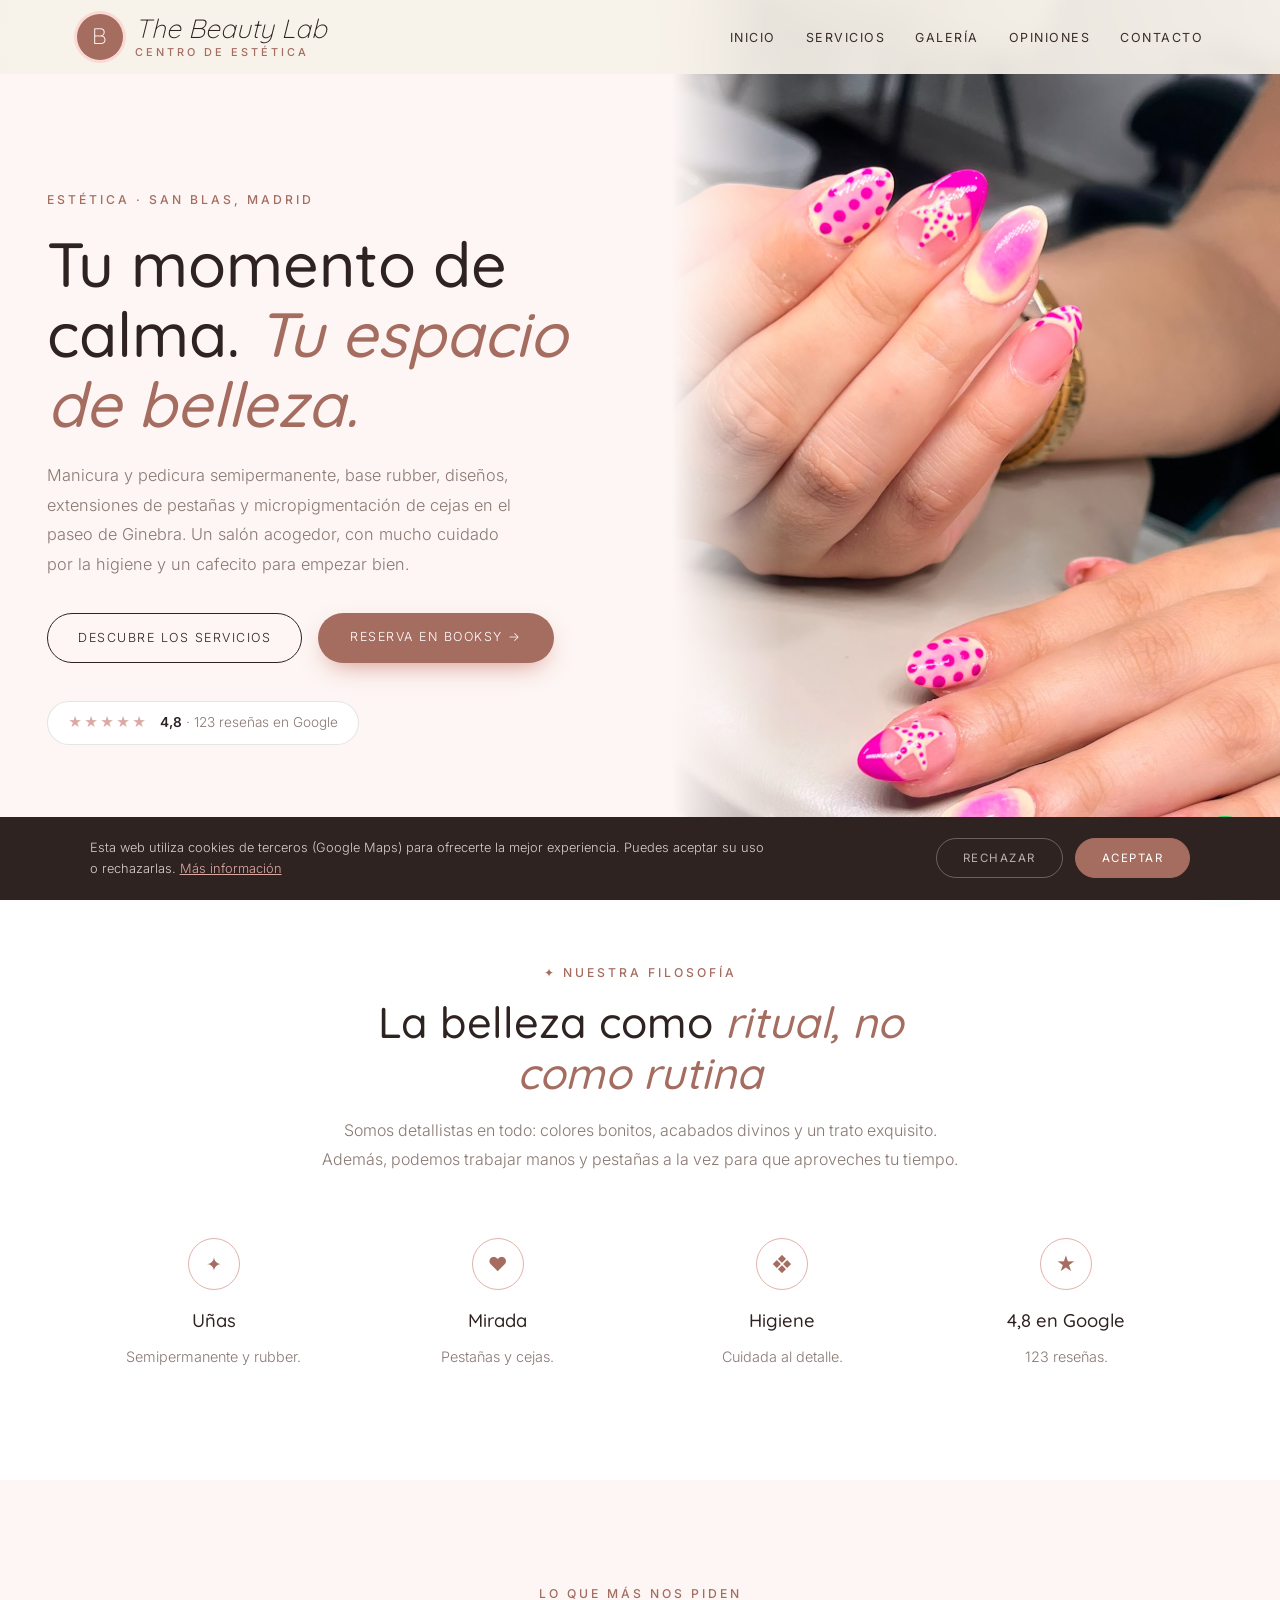
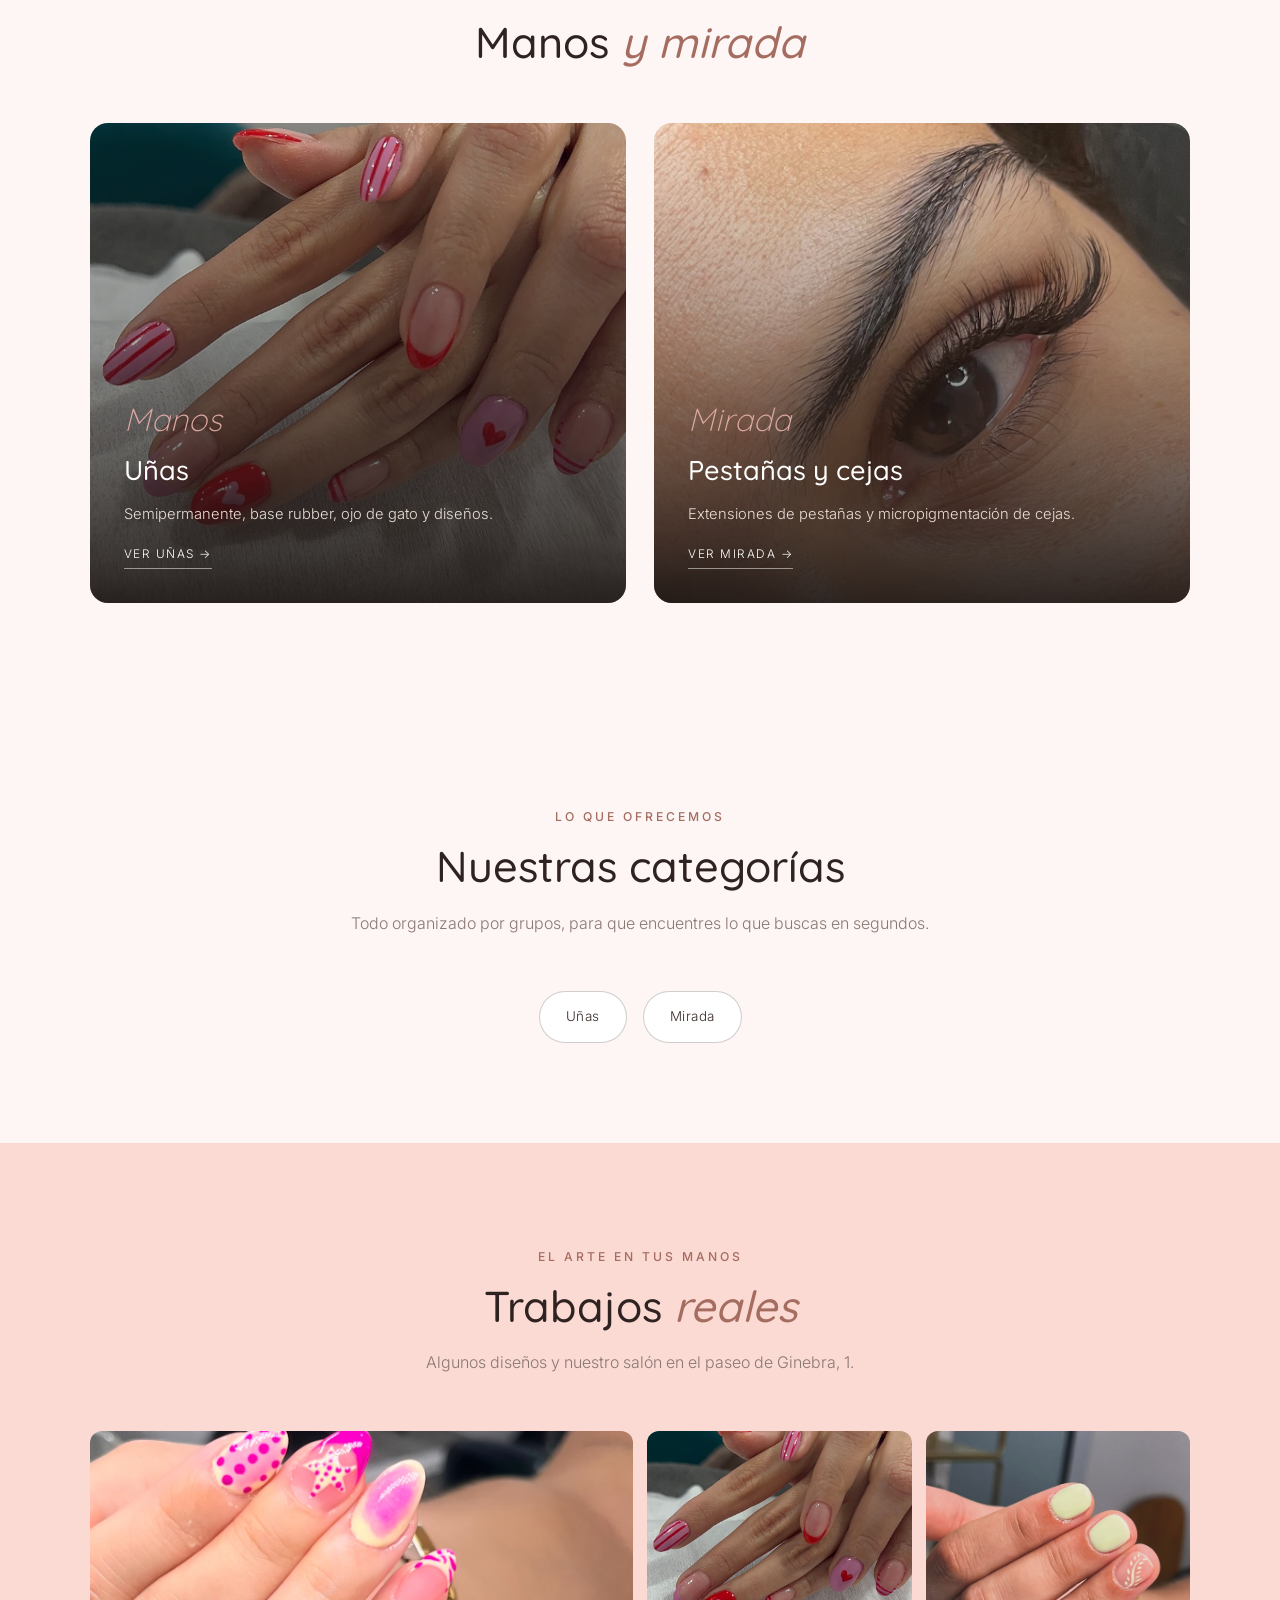
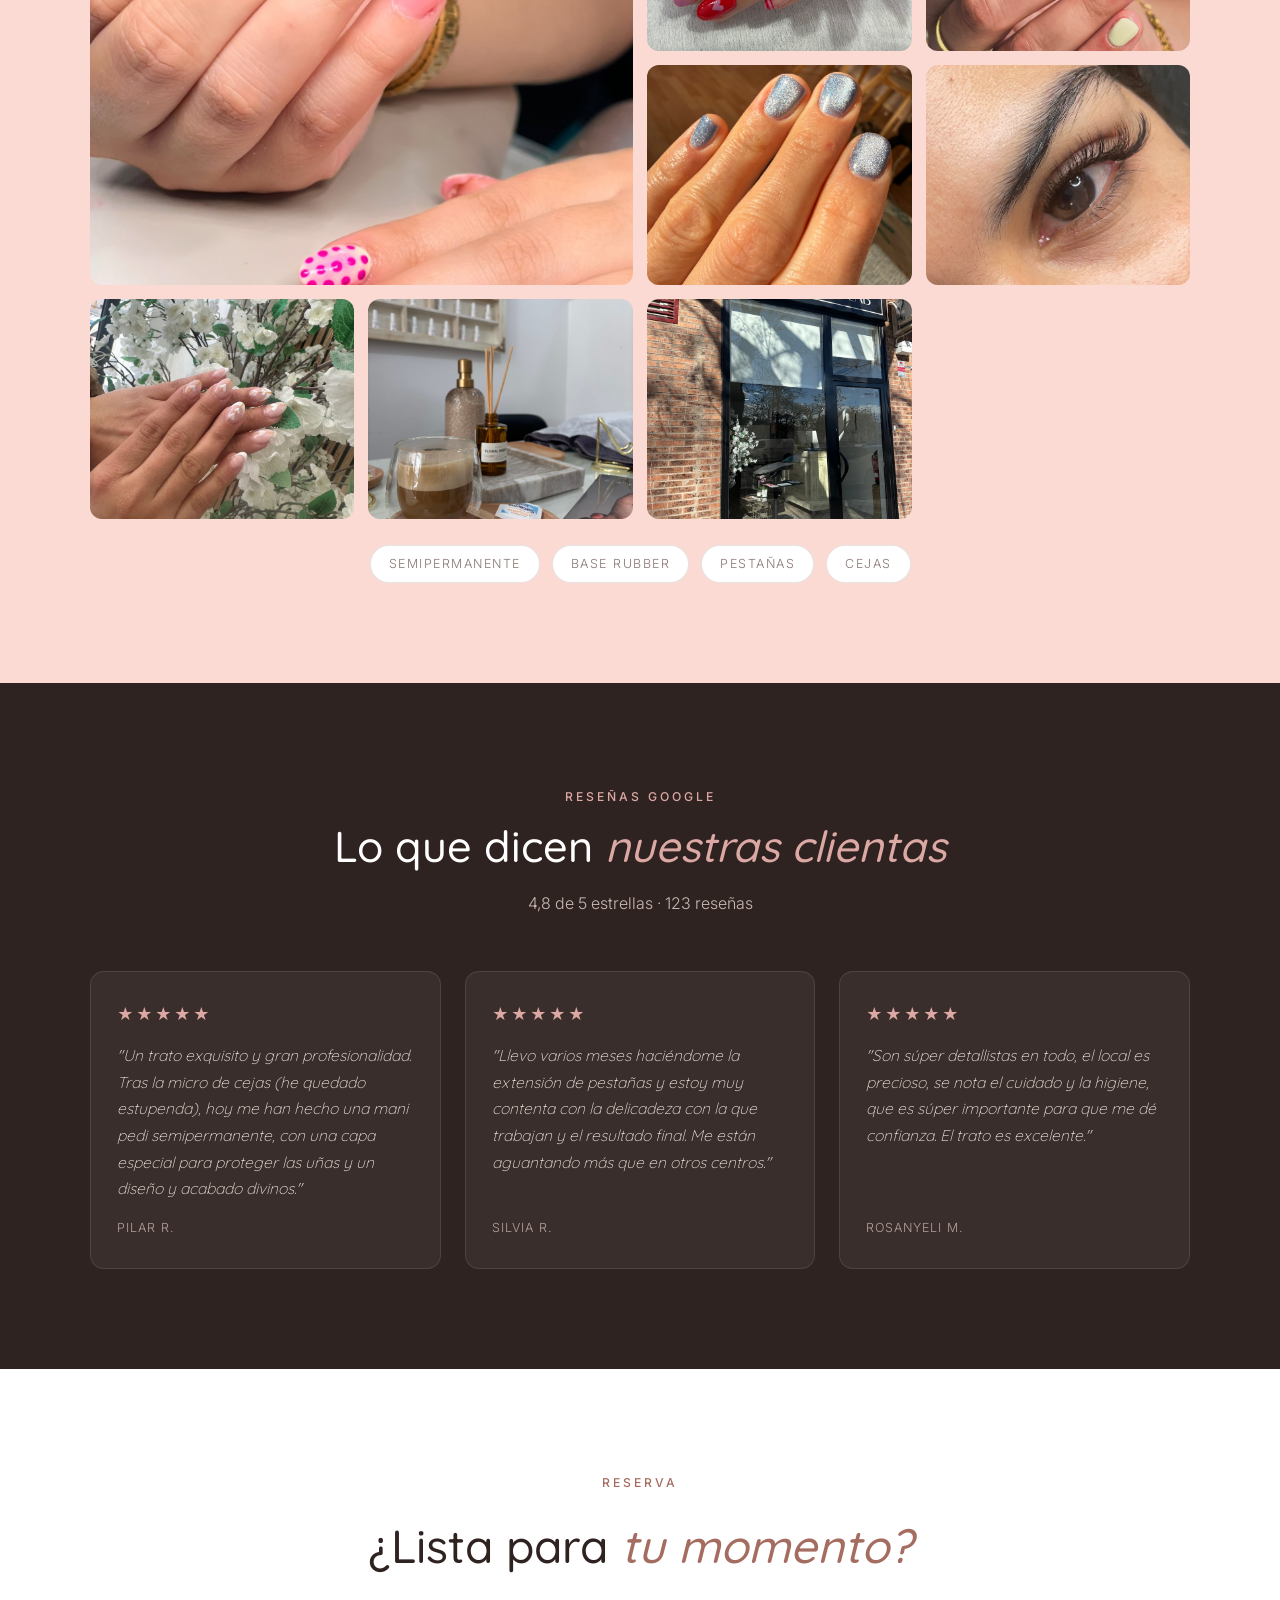
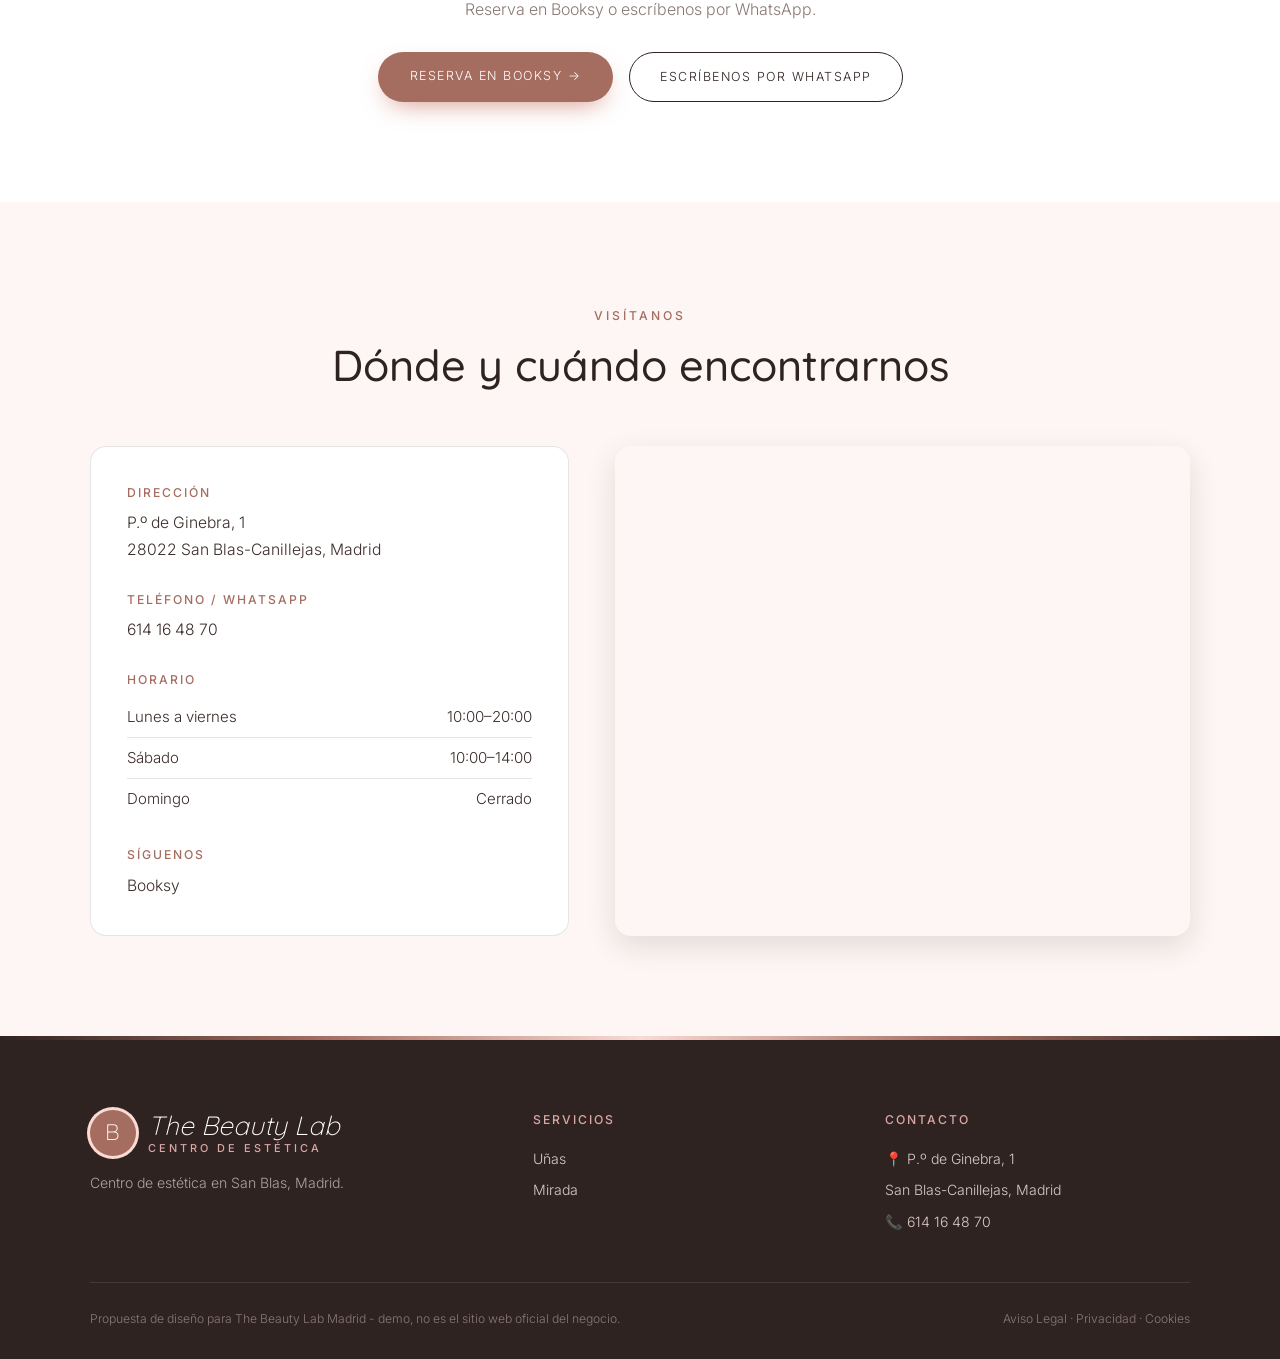
<file: index.html>
<!DOCTYPE html>
<html lang="es">
<head>
<meta charset="UTF-8">
<meta name="viewport" content="width=device-width, initial-scale=1.0">
<title>The Beauty Lab Madrid — Manicura, pestañas y cejas en San Blas, Madrid</title>
<meta name="description" content="The Beauty Lab Madrid, centro de estética en P.º de Ginebra 1, San Blas-Canillejas. Manicura y pedicura semipermanente, base rubber, ojo de gato, diseños, extensiones de pestañas y micropigmentación de cejas. 4,8★ con 123 reseñas en Google.">
<meta name="theme-color" content="#2f2321">
<meta property="og:title" content="The Beauty Lab Madrid · Madrid">
<meta property="og:image" content="maps_03.jpg">

<link rel="preconnect" href="https://fonts.googleapis.com"><link rel="preconnect" href="https://fonts.gstatic.com" crossorigin><link href="https://fonts.googleapis.com/css2?family=Quicksand:wght@500;600&family=Inter:wght@300;400;500;600&display=swap" rel="stylesheet">
<link rel="stylesheet" href="styles.css">
</head>
<body>

<header id="header">
  <a href="index.html" class="logo" aria-label="The Beauty Lab Madrid, inicio"><span class="logo-mark">B</span><span class="logo-text"><span class="script">The Beauty Lab</span><small>centro de estética</small></span></a>
  <nav id="nav" aria-label="Navegación principal"><ul><li><a href="index.html#inicio">Inicio</a></li><li><a href="servicios.html">Servicios</a></li><li><a href="index.html#galeria">Galería</a></li><li><a href="index.html#opiniones">Opiniones</a></li><li><a href="index.html#contacto">Contacto</a></li></ul></nav><button class="nav-toggle" id="navToggle" aria-label="Abrir menú">☰</button>
</header>

<section class="hero" id="inicio">
  <div class="hero-text">
    <span class="eyebrow">Estética · San Blas, Madrid</span>
    <h1>Tu momento de calma. <em>Tu espacio de belleza.</em></h1>
    <p>Manicura y pedicura semipermanente, base rubber, diseños, extensiones de pestañas y micropigmentación de cejas en el paseo de Ginebra. Un salón acogedor, con mucho cuidado por la higiene y un cafecito para empezar bien.</p>
    <div class="hero-ctas">
      <a href="servicios.html" class="btn-outline">Descubre los servicios</a>
      <a href="https://thebeautylabbyjp.booksy.com/a/" class="btn-solid" target="_blank" rel="noopener">Reserva en Booksy →</a>
    </div>
    <a class="hero-rating" href="https://www.google.com/maps/search/?api=1&query=The+Beauty+Lab+Madrid,+Paseo+de+Ginebra+1,+Madrid" target="_blank" rel="noopener"><span class="stars">★★★★★</span><span><strong>4,8</strong> · 123 reseñas en Google</span></a>
  </div>
  <div class="hero-img"><img src="maps_03.jpg" alt="Manicura con diseño en The Beauty Lab Madrid" style="object-position:center 50%;"></div>
</section>

<section class="trust">
  <div class="section-head">
    <span class="eyebrow">✦ Nuestra filosofía</span>
    <h2>La belleza como <em>ritual, no como rutina</em></h2>
    <p>Somos detallistas en todo: colores bonitos, acabados divinos y un trato exquisito. Además, podemos trabajar manos y pestañas a la vez para que aproveches tu tiempo.</p>
  </div>
  <div class="trust-grid">
    <div class="trust-card"><span class="trust-ic">✦</span><h3>Uñas</h3><p>Semipermanente y rubber.</p></div>
    <div class="trust-card"><span class="trust-ic">♥</span><h3>Mirada</h3><p>Pestañas y cejas.</p></div>
    <div class="trust-card"><span class="trust-ic">❖</span><h3>Higiene</h3><p>Cuidada al detalle.</p></div>
    <div class="trust-card"><span class="trust-ic">★</span><h3>4,8 en Google</h3><p>123 reseñas.</p></div>
  </div>
</section>

<section class="worlds">
  <div class="section-head">
    <span class="eyebrow">Lo que más nos piden</span>
    <h2>Manos <em>y mirada</em></h2>
  </div>
  <div class="worlds-grid">
    <a href="servicios.html#unas" class="world-card"><img src="maps_02.jpg" alt="Uñas"><div class="world-text"><span class="script">Manos</span><h3>Uñas</h3><p>Semipermanente, base rubber, ojo de gato y diseños.</p><span class="world-link">Ver uñas →</span></div></a>
    <a href="servicios.html#mirada" class="world-card"><img src="maps_01.jpg" alt="Pestañas y cejas"><div class="world-text"><span class="script">Mirada</span><h3>Pestañas y cejas</h3><p>Extensiones de pestañas y micropigmentación de cejas.</p><span class="world-link">Ver mirada →</span></div></a>
  </div>
</section>

<section>
  <div class="section-head">
    <span class="eyebrow">Lo que ofrecemos</span>
    <h2>Nuestras categorías</h2>
    <p>Todo organizado por grupos, para que encuentres lo que buscas en segundos.</p>
  </div>
  <div class="cat-pills">
    <a href="servicios.html#unas" class="cat-pill">Uñas</a>
    <a href="servicios.html#mirada" class="cat-pill">Mirada</a>
  </div>
</section>

<section class="gallery-wrap" id="galeria">
  <div class="section-head">
    <span class="eyebrow">El arte en tus manos</span>
    <h2>Trabajos <em>reales</em></h2>
    <p>Algunos diseños y nuestro salón en el paseo de Ginebra, 1.</p>
  </div>
  <div class="gallery">
    <figure class="big"><img src="maps_03.jpg" alt="Diseño de uñas en rosa" loading="lazy"></figure>
    <figure><img src="maps_02.jpg" alt="Manicura con corazones" loading="lazy"></figure>
    <figure><img src="maps_04.jpg" alt="Manicura en verde pastel" loading="lazy"></figure>
    <figure><img src="maps_05.jpg" alt="Uñas efecto ojo de gato" loading="lazy"></figure>
    <figure><img src="maps_01.jpg" alt="Extensiones de pestañas" loading="lazy"></figure>
    <figure><img src="maps_08.jpg" alt="Manicura natural" loading="lazy"></figure>
    <figure><img src="maps_10.jpg" alt="Un café mientras te atendemos" loading="lazy"></figure>
    <figure><img src="maps_07.jpg" alt="Fachada de The Beauty Lab" loading="lazy"></figure>
  </div>
  <div class="brands"><span>Semipermanente</span><span>Base rubber</span><span>Pestañas</span><span>Cejas</span></div>
</section>

<section class="reviews-wrap" id="opiniones">
  <div class="section-head">
    <span class="eyebrow">Reseñas Google</span>
    <h2>Lo que dicen <em>nuestras clientas</em></h2>
    <p>4,8 de 5 estrellas · 123 reseñas</p>
  </div>
  <div class="review-grid">
    <div class="review-card"><div class="stars">★★★★★</div><p>"Un trato exquisito y gran profesionalidad. Tras la micro de cejas (he quedado estupenda), hoy me han hecho una mani pedi semipermanente, con una capa especial para proteger las uñas y un diseño y acabado divinos."</p><cite>Pilar R.</cite></div>
    <div class="review-card"><div class="stars">★★★★★</div><p>"Llevo varios meses haciéndome la extensión de pestañas y estoy muy contenta con la delicadeza con la que trabajan y el resultado final. Me están aguantando más que en otros centros."</p><cite>Silvia R.</cite></div>
    <div class="review-card"><div class="stars">★★★★★</div><p>"Son súper detallistas en todo, el local es precioso, se nota el cuidado y la higiene, que es súper importante para que me dé confianza. El trato es excelente."</p><cite>Rosanyeli M.</cite></div>
  </div>
</section>

<section class="cta-section">
  <span class="eyebrow">Reserva</span>
  <h2>¿Lista para <em>tu momento?</em></h2>
  <p>Reserva en Booksy o escríbenos por WhatsApp.</p>
  <div class="cta-row">
    <a href="https://thebeautylabbyjp.booksy.com/a/" class="btn-solid" target="_blank" rel="noopener">Reserva en Booksy →</a>
    <a href="https://wa.me/34614164870?text=Hola%2C%20quiero%20pedir%20cita%20en%20The%20Beauty%20Lab" class="btn-outline" target="_blank" rel="noopener">Escríbenos por WhatsApp</a>
  </div>
</section>

<section class="contact-section" id="contacto">
  <div class="section-head">
    <span class="eyebrow">Visítanos</span>
    <h2>Dónde y cuándo encontrarnos</h2>
  </div>
  <div class="contact-grid">
    <div class="contact-info">
      <div class="contact-block"><h3>Dirección</h3><p>P.º de Ginebra, 1<br>28022 San Blas-Canillejas, Madrid</p></div>
      <div class="contact-block"><h3>Teléfono / WhatsApp</h3><p><a href="tel:+34614164870">614 16 48 70</a></p></div>
      <div class="contact-block"><h3>Horario</h3><ul class="hours-list"><li><span>Lunes a viernes</span><span>10:00–20:00</span></li><li><span>Sábado</span><span>10:00–14:00</span></li><li><span>Domingo</span><span>Cerrado</span></li></ul></div>
      <div class="contact-block"><h3>Síguenos</h3><p><a href="https://thebeautylabbyjp.booksy.com/a/" target="_blank" rel="noopener">Booksy</a></p></div>
    </div>
    <div class="contact-map">
      <iframe title="Mapa de The Beauty Lab Madrid" src="https://www.google.com/maps?q=The+Beauty+Lab+Madrid,+Paseo+de+Ginebra+1,+Madrid&output=embed" width="100%" height="100%" style="border:0;" allowfullscreen="" loading="lazy" referrerpolicy="no-referrer-when-downgrade"></iframe>
    </div>
  </div>
</section>

<footer>
  <div class="footer-grid">
    <div class="footer-brand">
      <a href="index.html" class="logo light"><span class="logo-mark">B</span><span class="logo-text"><span class="script">The Beauty Lab</span><small>centro de estética</small></span></a>
      <p>Centro de estética en San Blas, Madrid.</p>
    </div>
    <div><h4>Servicios</h4><ul><li><a href="servicios.html#unas">Uñas</a></li><li><a href="servicios.html#mirada">Mirada</a></li></ul></div>
    <div><h4>Contacto</h4><ul><li>📍 P.º de Ginebra, 1</li><li>San Blas-Canillejas, Madrid</li><li>📞 <a href="tel:+34614164870">614 16 48 70</a></li></ul></div>
  </div>
  <div class="footer-bottom">
    <span>Propuesta de diseño para The Beauty Lab Madrid - demo, no es el sitio web oficial del negocio.</span>
    <span><a href="aviso-legal.html">Aviso Legal</a> &middot; <a href="politica-privacidad.html">Privacidad</a> &middot; <a href="politica-cookies.html">Cookies</a></span>
  </div>
</footer>

<div id="cookie-banner" class="cookie-banner"><p>Esta web utiliza cookies de terceros (Google Maps) para ofrecerte la mejor experiencia. Puedes aceptar su uso o rechazarlas. <a href="politica-cookies.html">Más información</a></p><div class="cookie-actions"><button onclick="setCookieChoice('rejected')" class="ck-reject">Rechazar</button><button onclick="setCookieChoice('accepted')" class="ck-accept">Aceptar</button></div></div>
<div class="social-fabs"><a class="wa-fab" href="https://wa.me/34614164870?text=Hola%2C%20quiero%20pedir%20cita%20en%20The%20Beauty%20Lab" target="_blank" rel="noopener" aria-label="Escribir por WhatsApp"><svg width="28" height="28" viewBox="0 0 24 24" fill="white"><path d="M17.5 14.4c-.3-.1-1.8-.9-2-1s-.5-.1-.7.1-.8 1-.9 1.2-.3.2-.6.1a8.2 8.2 0 0 1-2.4-1.5 9 9 0 0 1-1.7-2.1c-.2-.3 0-.5.1-.6l.4-.5.3-.5v-.5l-.9-2.2c-.2-.6-.5-.5-.7-.5h-.6a1.1 1.1 0 0 0-.8.4 3.4 3.4 0 0 0-1 2.5 5.9 5.9 0 0 0 1.2 3.1 13.5 13.5 0 0 0 5.2 4.6c2.6 1 2.6.7 3.1.6a2.6 2.6 0 0 0 1.7-1.2 2.1 2.1 0 0 0 .2-1.2c-.1-.1-.3-.2-.6-.3ZM12 21.8a9.8 9.8 0 0 1-5-1.4l-.4-.2-3.7 1 1-3.6-.2-.4A9.8 9.8 0 1 1 12 21.8Zm8.4-18.3A11.8 11.8 0 0 0 1.8 17.7L.2 23.8l6.3-1.6a11.8 11.8 0 0 0 5.6 1.4A11.8 11.8 0 0 0 20.4 3.5Z"/></svg></a></div>
<script src="main.js"></script>
</body>
</html>
</file>
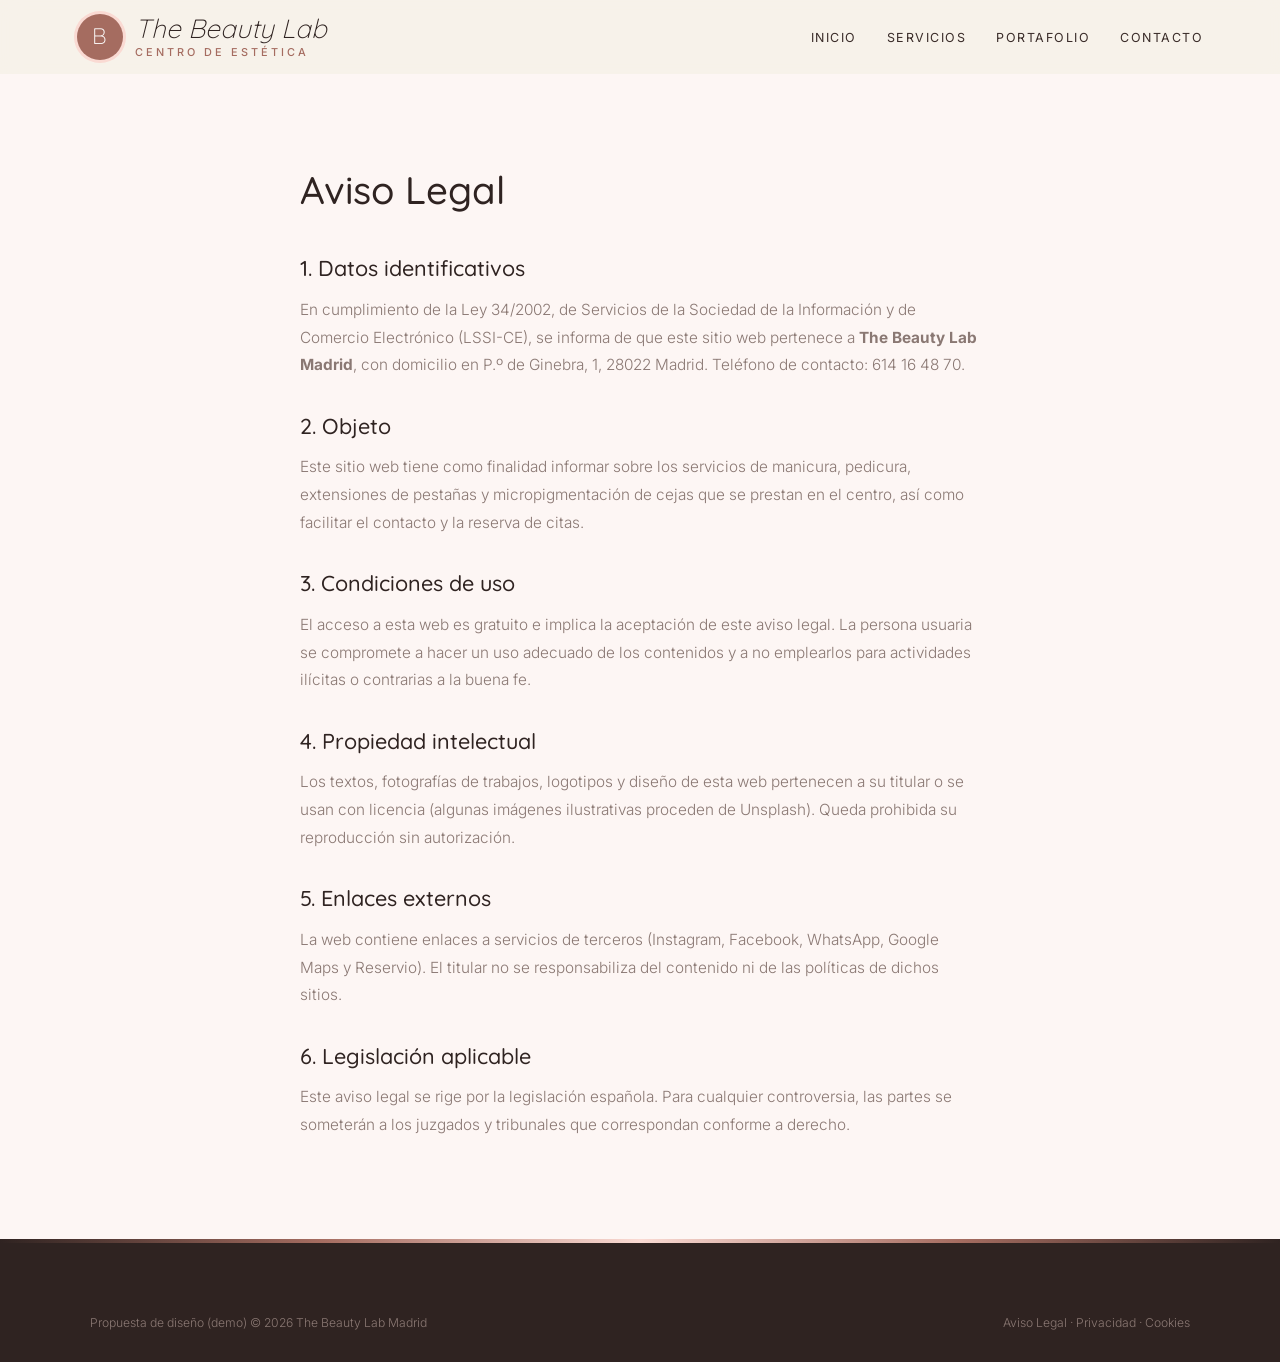
<file: aviso-legal.html>
<!DOCTYPE html>
<html lang="es">
<head>
<meta charset="UTF-8">
<meta name="viewport" content="width=device-width, initial-scale=1.0">
<title>Aviso Legal — The Beauty Lab Madrid</title>
<meta name="robots" content="noindex">

<link rel="preconnect" href="https://fonts.googleapis.com">
<link href="https://fonts.googleapis.com/css2?family=Quicksand:wght@500;600&family=Inter:wght@300;400;500;600&display=swap" rel="stylesheet">
<link rel="stylesheet" href="styles.css">
</head>
<body>
<header id="header" class="scrolled">
  <a href="index.html" class="logo" aria-label="The Beauty Lab Madrid, inicio">
    <span class="logo-mark">B</span>
    <span class="logo-text"><span class="script">The Beauty Lab</span><small>centro de estética</small></span>
  </a>
  <nav id="nav" aria-label="Navegación principal">
    <ul>
      <li><a href="index.html#inicio">Inicio</a></li>
      <li><a href="servicios.html">Servicios</a></li>
      <li><a href="portafolio.html">Portafolio</a></li>
      <li><a href="index.html#contacto">Contacto</a></li>
    </ul>
  </nav>
  <button class="nav-toggle" id="navToggle" aria-label="Abrir menú">☰</button>
</header>
<main class="legal"><h1>Aviso Legal</h1>
<h2>1. Datos identificativos</h2>
<p>En cumplimiento de la Ley 34/2002, de Servicios de la Sociedad de la Información y de Comercio Electrónico (LSSI-CE), se informa de que este sitio web pertenece a <strong>The Beauty Lab Madrid</strong>, con domicilio en P.º de Ginebra, 1, 28022 Madrid. Teléfono de contacto: 614 16 48 70.</p>
<h2>2. Objeto</h2>
<p>Este sitio web tiene como finalidad informar sobre los servicios de manicura, pedicura, extensiones de pestañas y micropigmentación de cejas que se prestan en el centro, así como facilitar el contacto y la reserva de citas.</p>
<h2>3. Condiciones de uso</h2>
<p>El acceso a esta web es gratuito e implica la aceptación de este aviso legal. La persona usuaria se compromete a hacer un uso adecuado de los contenidos y a no emplearlos para actividades ilícitas o contrarias a la buena fe.</p>
<h2>4. Propiedad intelectual</h2>
<p>Los textos, fotografías de trabajos, logotipos y diseño de esta web pertenecen a su titular o se usan con licencia (algunas imágenes ilustrativas proceden de Unsplash). Queda prohibida su reproducción sin autorización.</p>
<h2>5. Enlaces externos</h2>
<p>La web contiene enlaces a servicios de terceros (Instagram, Facebook, WhatsApp, Google Maps y Reservio). El titular no se responsabiliza del contenido ni de las políticas de dichos sitios.</p>
<h2>6. Legislación aplicable</h2>
<p>Este aviso legal se rige por la legislación española. Para cualquier controversia, las partes se someterán a los juzgados y tribunales que correspondan conforme a derecho.</p></main>
<footer>
  <div class="footer-bottom" style="margin-top:0">
    <span>Propuesta de diseño (demo) © 2026 The Beauty Lab Madrid</span>
    <span><a href="aviso-legal.html">Aviso Legal</a> &middot; <a href="politica-privacidad.html">Privacidad</a> &middot; <a href="politica-cookies.html">Cookies</a></span>
  </div>
</footer>
<script src="main.js"></script>
</body>
</html>
</file>
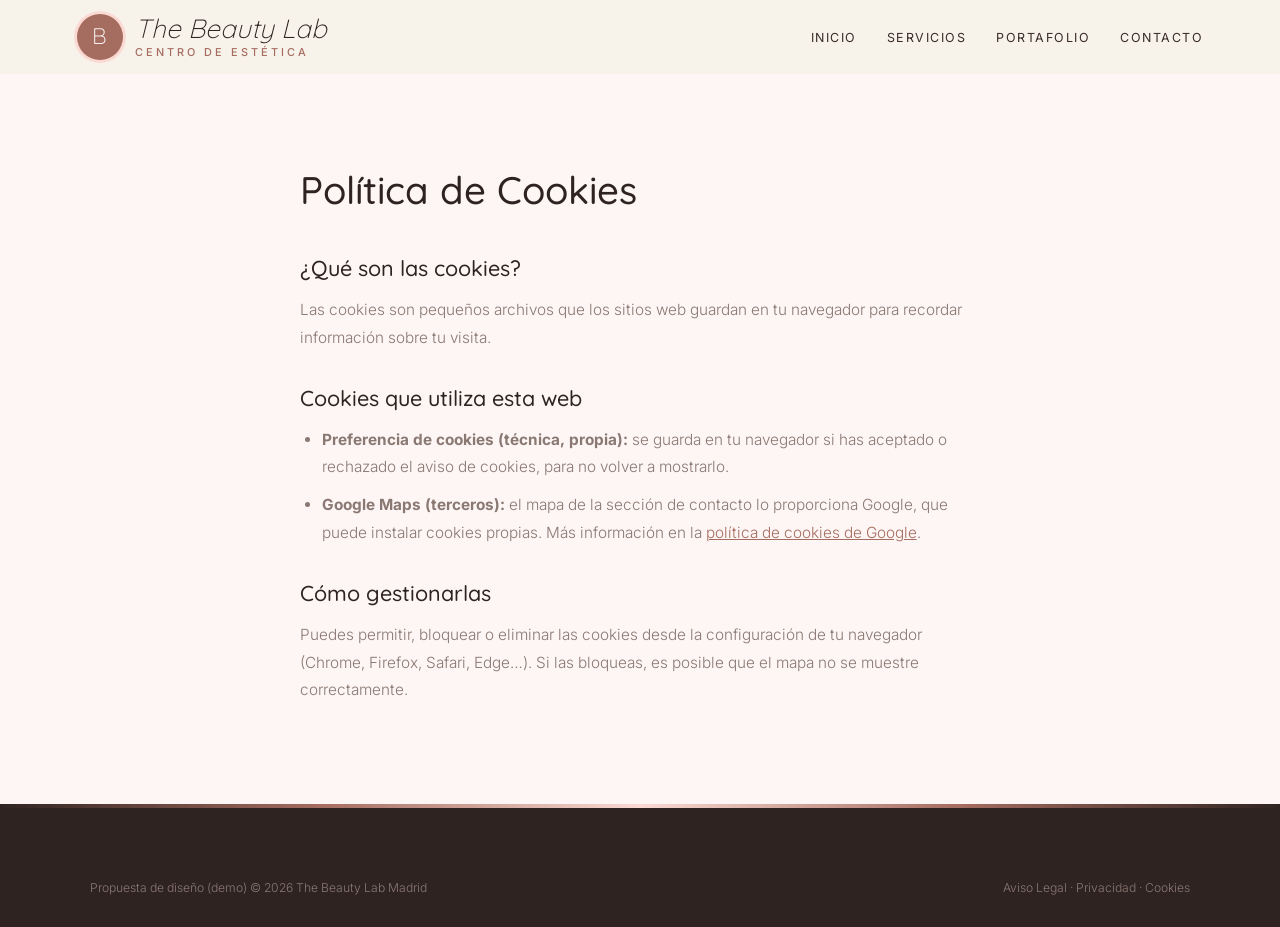
<file: politica-cookies.html>
<!DOCTYPE html>
<html lang="es">
<head>
<meta charset="UTF-8">
<meta name="viewport" content="width=device-width, initial-scale=1.0">
<title>Política de Cookies — The Beauty Lab Madrid</title>
<meta name="robots" content="noindex">

<link rel="preconnect" href="https://fonts.googleapis.com">
<link href="https://fonts.googleapis.com/css2?family=Quicksand:wght@500;600&family=Inter:wght@300;400;500;600&display=swap" rel="stylesheet">
<link rel="stylesheet" href="styles.css">
</head>
<body>
<header id="header" class="scrolled">
  <a href="index.html" class="logo" aria-label="The Beauty Lab Madrid, inicio">
    <span class="logo-mark">B</span>
    <span class="logo-text"><span class="script">The Beauty Lab</span><small>centro de estética</small></span>
  </a>
  <nav id="nav" aria-label="Navegación principal">
    <ul>
      <li><a href="index.html#inicio">Inicio</a></li>
      <li><a href="servicios.html">Servicios</a></li>
      <li><a href="portafolio.html">Portafolio</a></li>
      <li><a href="index.html#contacto">Contacto</a></li>
    </ul>
  </nav>
  <button class="nav-toggle" id="navToggle" aria-label="Abrir menú">☰</button>
</header>
<main class="legal"><h1>Política de Cookies</h1>
<h2>¿Qué son las cookies?</h2>
<p>Las cookies son pequeños archivos que los sitios web guardan en tu navegador para recordar información sobre tu visita.</p>
<h2>Cookies que utiliza esta web</h2>
<ul>
<li><strong>Preferencia de cookies (técnica, propia):</strong> se guarda en tu navegador si has aceptado o rechazado el aviso de cookies, para no volver a mostrarlo.</li>
<li><strong>Google Maps (terceros):</strong> el mapa de la sección de contacto lo proporciona Google, que puede instalar cookies propias. Más información en la <a href="https://policies.google.com/technologies/cookies" target="_blank" rel="noopener">política de cookies de Google</a>.</li>
</ul>
<h2>Cómo gestionarlas</h2>
<p>Puedes permitir, bloquear o eliminar las cookies desde la configuración de tu navegador (Chrome, Firefox, Safari, Edge…). Si las bloqueas, es posible que el mapa no se muestre correctamente.</p></main>
<footer>
  <div class="footer-bottom" style="margin-top:0">
    <span>Propuesta de diseño (demo) © 2026 The Beauty Lab Madrid</span>
    <span><a href="aviso-legal.html">Aviso Legal</a> &middot; <a href="politica-privacidad.html">Privacidad</a> &middot; <a href="politica-cookies.html">Cookies</a></span>
  </div>
</footer>
<script src="main.js"></script>
</body>
</html>
</file>
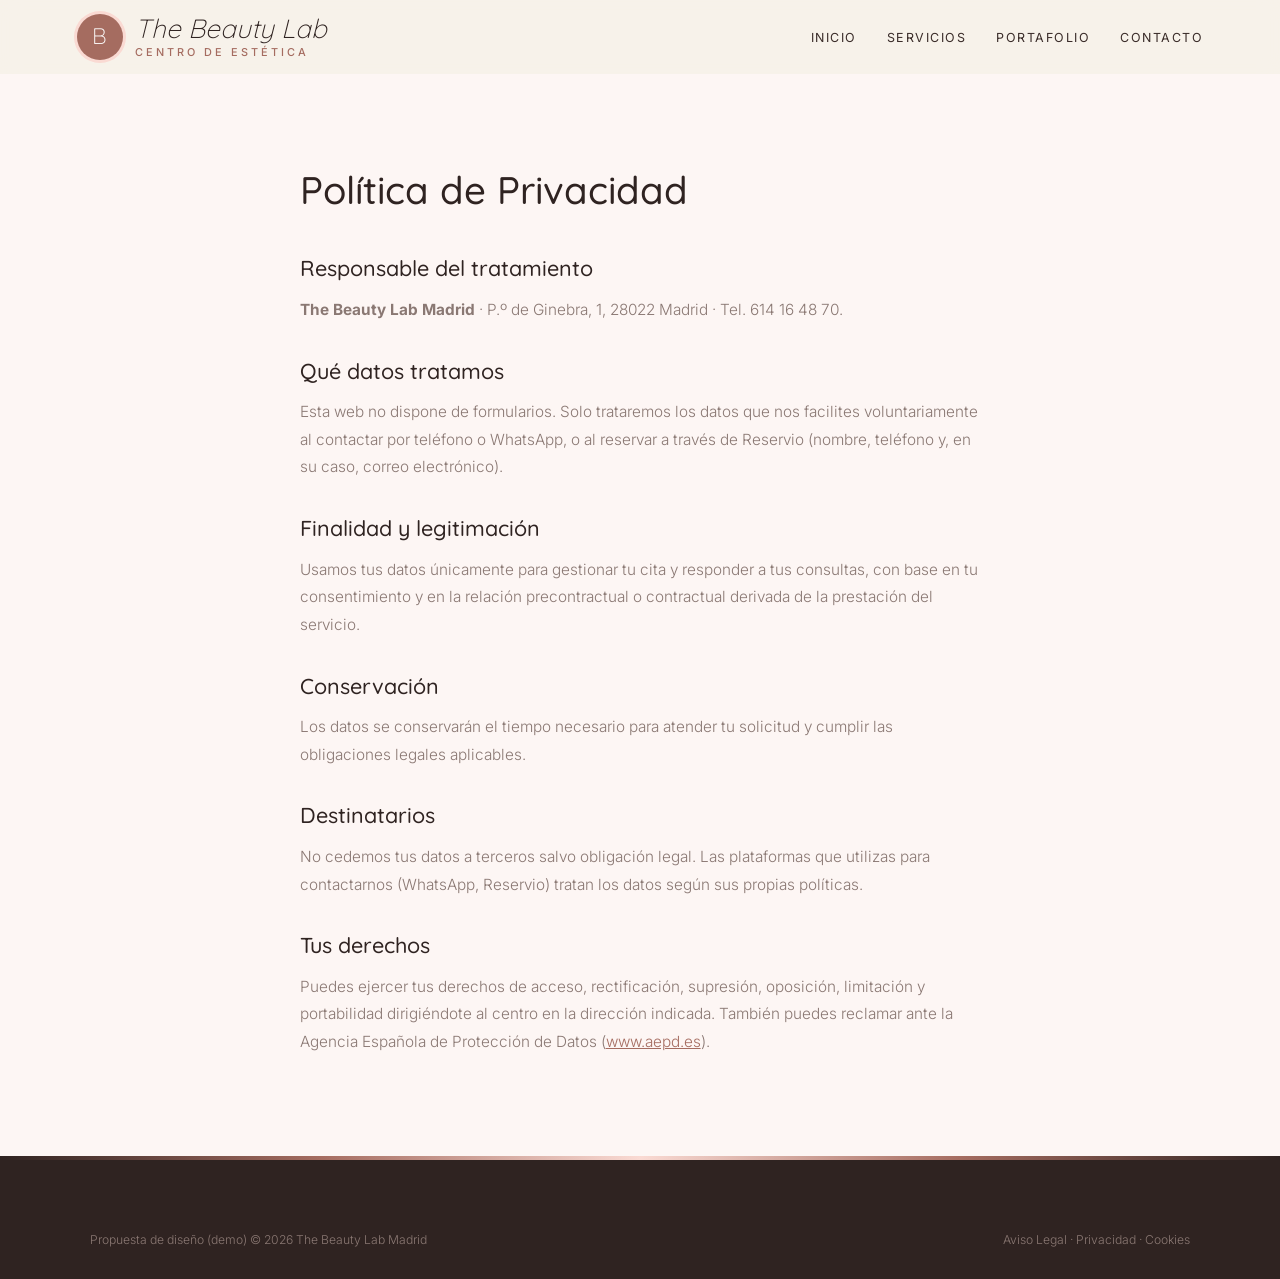
<file: politica-privacidad.html>
<!DOCTYPE html>
<html lang="es">
<head>
<meta charset="UTF-8">
<meta name="viewport" content="width=device-width, initial-scale=1.0">
<title>Política de Privacidad — The Beauty Lab Madrid</title>
<meta name="robots" content="noindex">

<link rel="preconnect" href="https://fonts.googleapis.com">
<link href="https://fonts.googleapis.com/css2?family=Quicksand:wght@500;600&family=Inter:wght@300;400;500;600&display=swap" rel="stylesheet">
<link rel="stylesheet" href="styles.css">
</head>
<body>
<header id="header" class="scrolled">
  <a href="index.html" class="logo" aria-label="The Beauty Lab Madrid, inicio">
    <span class="logo-mark">B</span>
    <span class="logo-text"><span class="script">The Beauty Lab</span><small>centro de estética</small></span>
  </a>
  <nav id="nav" aria-label="Navegación principal">
    <ul>
      <li><a href="index.html#inicio">Inicio</a></li>
      <li><a href="servicios.html">Servicios</a></li>
      <li><a href="portafolio.html">Portafolio</a></li>
      <li><a href="index.html#contacto">Contacto</a></li>
    </ul>
  </nav>
  <button class="nav-toggle" id="navToggle" aria-label="Abrir menú">☰</button>
</header>
<main class="legal"><h1>Política de Privacidad</h1>
<h2>Responsable del tratamiento</h2>
<p><strong>The Beauty Lab Madrid</strong> · P.º de Ginebra, 1, 28022 Madrid · Tel. 614 16 48 70.</p>
<h2>Qué datos tratamos</h2>
<p>Esta web no dispone de formularios. Solo trataremos los datos que nos facilites voluntariamente al contactar por teléfono o WhatsApp, o al reservar a través de Reservio (nombre, teléfono y, en su caso, correo electrónico).</p>
<h2>Finalidad y legitimación</h2>
<p>Usamos tus datos únicamente para gestionar tu cita y responder a tus consultas, con base en tu consentimiento y en la relación precontractual o contractual derivada de la prestación del servicio.</p>
<h2>Conservación</h2>
<p>Los datos se conservarán el tiempo necesario para atender tu solicitud y cumplir las obligaciones legales aplicables.</p>
<h2>Destinatarios</h2>
<p>No cedemos tus datos a terceros salvo obligación legal. Las plataformas que utilizas para contactarnos (WhatsApp, Reservio) tratan los datos según sus propias políticas.</p>
<h2>Tus derechos</h2>
<p>Puedes ejercer tus derechos de acceso, rectificación, supresión, oposición, limitación y portabilidad dirigiéndote al centro en la dirección indicada. También puedes reclamar ante la Agencia Española de Protección de Datos (<a href="https://www.aepd.es" target="_blank" rel="noopener">www.aepd.es</a>).</p></main>
<footer>
  <div class="footer-bottom" style="margin-top:0">
    <span>Propuesta de diseño (demo) © 2026 The Beauty Lab Madrid</span>
    <span><a href="aviso-legal.html">Aviso Legal</a> &middot; <a href="politica-privacidad.html">Privacidad</a> &middot; <a href="politica-cookies.html">Cookies</a></span>
  </div>
</footer>
<script src="main.js"></script>
</body>
</html>
</file>
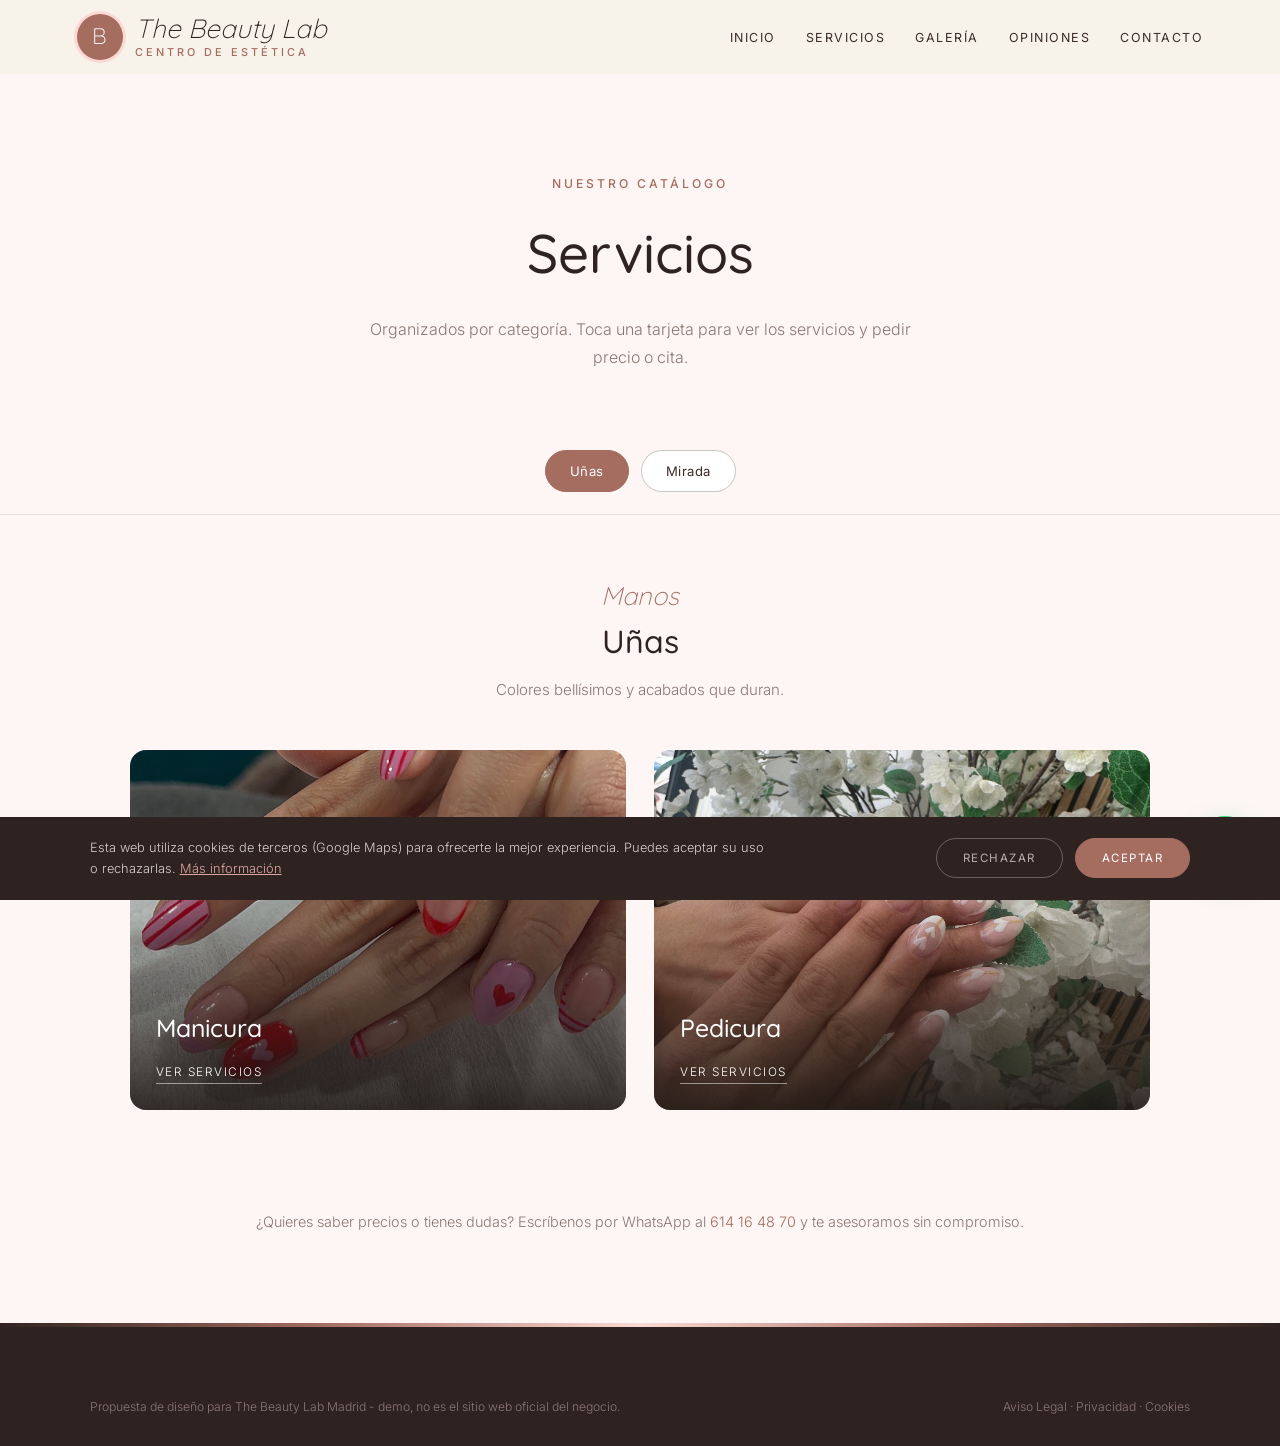
<file: servicios.html>
<!DOCTYPE html>
<html lang="es">
<head>
<meta charset="UTF-8">
<meta name="viewport" content="width=device-width, initial-scale=1.0">
<title>Servicios — The Beauty Lab Madrid · Madrid</title>
<meta name="description" content="Servicios de The Beauty Lab Madrid en Madrid.">

<link rel="preconnect" href="https://fonts.googleapis.com"><link rel="preconnect" href="https://fonts.gstatic.com" crossorigin><link href="https://fonts.googleapis.com/css2?family=Quicksand:wght@500;600&family=Inter:wght@300;400;500;600&display=swap" rel="stylesheet">
<link rel="stylesheet" href="styles.css">
</head>
<body>

<header id="header" class="scrolled">
  <a href="index.html" class="logo" aria-label="The Beauty Lab Madrid, inicio"><span class="logo-mark">B</span><span class="logo-text"><span class="script">The Beauty Lab</span><small>centro de estética</small></span></a>
  <nav id="nav" aria-label="Navegación principal"><ul><li><a href="index.html#inicio">Inicio</a></li><li><a href="servicios.html">Servicios</a></li><li><a href="index.html#galeria">Galería</a></li><li><a href="index.html#opiniones">Opiniones</a></li><li><a href="index.html#contacto">Contacto</a></li></ul></nav><button class="nav-toggle" id="navToggle" aria-label="Abrir menú">☰</button>
</header>

<div class="page-hero">
  <span class="eyebrow">Nuestro catálogo</span>
  <h1>Servicios</h1>
  <p>Organizados por categoría. Toca una tarjeta para ver los servicios y pedir precio o cita.</p>
</div>

<div class="tabs">
  <button class="tab-btn active" data-tab="unas">Uñas</button>
  <button class="tab-btn" data-tab="mirada">Mirada</button>
  
</div>

<div class="tab-panel active" id="unas">
  <div class="tab-intro"><span class="script">Manos</span><h2>Uñas</h2><p>Colores bellísimos y acabados que duran.</p></div>
  <div class="cat-grid">
    <div class="cat-card" onclick="openModal('manicura')"><img src="maps_02.jpg" alt="Manicura" loading="lazy"><div class="cat-card-text"><h3>Manicura</h3><span>Ver servicios</span></div></div>
    <div class="cat-card" onclick="openModal('pedicura')"><img src="maps_08.jpg" alt="Pedicura" loading="lazy"><div class="cat-card-text"><h3>Pedicura</h3><span>Ver servicios</span></div></div>
  </div>
</div>

<div class="tab-panel" id="mirada">
  <div class="tab-intro"><span class="script">Mirada</span><h2>Pestañas y cejas</h2><p>Con delicadeza y resultados que se notan.</p></div>
  <div class="cat-grid single">
    <div class="cat-card" onclick="openModal('pestanas')"><img src="maps_01.jpg" alt="Pestañas y cejas" loading="lazy"><div class="cat-card-text"><h3>Pestañas y cejas</h3><span>Ver servicios</span></div></div>
  </div>
</div>


<p class="services-note">¿Quieres saber precios o tienes dudas? Escríbenos por WhatsApp al <a href="https://wa.me/34614164870" target="_blank" rel="noopener" style="color:var(--red)">614 16 48 70</a> y te asesoramos sin compromiso.</p>

<div class="modal-overlay" id="modal-manicura"><div class="modal">
  <button class="modal-close" onclick="closeModal('manicura')" aria-label="Cerrar">×</button>
  <h3>Manicura</h3><p class="modal-sub">Manos</p>
  <div class="svc-row"><div><div class="svc-name">Manicura semipermanente</div><span class="svc-desc"></span></div><div class="svc-price">Consultar</div></div>
  <div class="svc-row"><div><div class="svc-name">Base rubber</div><span class="svc-desc"></span></div><div class="svc-price">Consultar</div></div>
  <div class="svc-row"><div><div class="svc-name">Efecto ojo de gato</div><span class="svc-desc"></span></div><div class="svc-price">Consultar</div></div>
  <div class="svc-row"><div><div class="svc-name">Diseños de uñas</div><span class="svc-desc"></span></div><div class="svc-price">Consultar</div></div>
  <a class="modal-cta" href="https://thebeautylabbyjp.booksy.com/a/" target="_blank" rel="noopener">Reservar cita</a>
  <a class="modal-cta alt" href="https://wa.me/34614164870?text=Hola%2C%20quiero%20informaci%C3%B3n%20sobre%20manicura" target="_blank" rel="noopener">Consultar por WhatsApp</a>
</div></div>

<div class="modal-overlay" id="modal-pedicura"><div class="modal">
  <button class="modal-close" onclick="closeModal('pedicura')" aria-label="Cerrar">×</button>
  <h3>Pedicura</h3><p class="modal-sub">Pies</p>
  <div class="svc-row"><div><div class="svc-name">Pedicura semipermanente</div><span class="svc-desc"></span></div><div class="svc-price">Consultar</div></div>
  <div class="svc-row"><div><div class="svc-name">Mani y pedi semipermanente</div><span class="svc-desc"></span></div><div class="svc-price">Consultar</div></div>
  <a class="modal-cta" href="https://thebeautylabbyjp.booksy.com/a/" target="_blank" rel="noopener">Reservar cita</a>
  <a class="modal-cta alt" href="https://wa.me/34614164870?text=Hola%2C%20quiero%20informaci%C3%B3n%20sobre%20pedicura" target="_blank" rel="noopener">Consultar por WhatsApp</a>
</div></div>

<div class="modal-overlay" id="modal-pestanas"><div class="modal">
  <button class="modal-close" onclick="closeModal('pestanas')" aria-label="Cerrar">×</button>
  <h3>Pestañas y cejas</h3><p class="modal-sub">Mirada</p>
  <div class="svc-row"><div><div class="svc-name">Extensiones de pestañas</div><span class="svc-desc"></span></div><div class="svc-price">Consultar</div></div>
  <div class="svc-row"><div><div class="svc-name">Micropigmentación de cejas</div><span class="svc-desc"></span></div><div class="svc-price">Consultar</div></div>
  <a class="modal-cta" href="https://thebeautylabbyjp.booksy.com/a/" target="_blank" rel="noopener">Reservar cita</a>
  <a class="modal-cta alt" href="https://wa.me/34614164870?text=Hola%2C%20quiero%20informaci%C3%B3n%20sobre%20pesta%C3%B1as%20y%20cejas" target="_blank" rel="noopener">Consultar por WhatsApp</a>
</div></div>


<footer>
  <div class="footer-bottom" style="margin-top:0">
    <span>Propuesta de diseño para The Beauty Lab Madrid - demo, no es el sitio web oficial del negocio.</span>
    <span><a href="aviso-legal.html">Aviso Legal</a> &middot; <a href="politica-privacidad.html">Privacidad</a> &middot; <a href="politica-cookies.html">Cookies</a></span>
  </div>
</footer>

<div id="cookie-banner" class="cookie-banner"><p>Esta web utiliza cookies de terceros (Google Maps) para ofrecerte la mejor experiencia. Puedes aceptar su uso o rechazarlas. <a href="politica-cookies.html">Más información</a></p><div class="cookie-actions"><button onclick="setCookieChoice('rejected')" class="ck-reject">Rechazar</button><button onclick="setCookieChoice('accepted')" class="ck-accept">Aceptar</button></div></div>
<div class="social-fabs"><a class="wa-fab" href="https://wa.me/34614164870?text=Hola%2C%20quiero%20pedir%20cita%20en%20The%20Beauty%20Lab" target="_blank" rel="noopener" aria-label="Escribir por WhatsApp"><svg width="28" height="28" viewBox="0 0 24 24" fill="white"><path d="M17.5 14.4c-.3-.1-1.8-.9-2-1s-.5-.1-.7.1-.8 1-.9 1.2-.3.2-.6.1a8.2 8.2 0 0 1-2.4-1.5 9 9 0 0 1-1.7-2.1c-.2-.3 0-.5.1-.6l.4-.5.3-.5v-.5l-.9-2.2c-.2-.6-.5-.5-.7-.5h-.6a1.1 1.1 0 0 0-.8.4 3.4 3.4 0 0 0-1 2.5 5.9 5.9 0 0 0 1.2 3.1 13.5 13.5 0 0 0 5.2 4.6c2.6 1 2.6.7 3.1.6a2.6 2.6 0 0 0 1.7-1.2 2.1 2.1 0 0 0 .2-1.2c-.1-.1-.3-.2-.6-.3ZM12 21.8a9.8 9.8 0 0 1-5-1.4l-.4-.2-3.7 1 1-3.6-.2-.4A9.8 9.8 0 1 1 12 21.8Zm8.4-18.3A11.8 11.8 0 0 0 1.8 17.7L.2 23.8l6.3-1.6a11.8 11.8 0 0 0 5.6 1.4A11.8 11.8 0 0 0 20.4 3.5Z"/></svg></a></div>
<script src="main.js"></script>
</body>
</html>
</file>
<file: styles.css>
:root{
  --cream:#fdf6f4; --paper:#ffffff; --tint:#fadad3; --ink:#3a2c29; --dark:#2f2321; --muted:#8a7873;
  --red:#a56c60; --red-dark:#8a574c; --teal:#a56c60; --gold:#dca8a4; --line:rgba(0,0,0,.1);
  --brand-gradient:linear-gradient(90deg,#2f2321,#a56c60,#fadad3,#a56c60,#2f2321);
}
*{margin:0;padding:0;box-sizing:border-box;}
html{scroll-behavior:smooth;}
body{font-family:'Inter',sans-serif;background:var(--cream);color:var(--ink);overflow-x:hidden;font-weight:300;line-height:1.6;}
a{text-decoration:none;color:inherit;}
h1,h2,h3{font-family:'Quicksand',serif;font-weight:500;}
h1 em,h2 em{font-style:italic;color:var(--red);}
img{max-width:100%;display:block;}
.script{font-family:'Quicksand',serif;font-style:italic;}

/* HEADER */
header{position:fixed;top:0;left:0;right:0;z-index:100;display:flex;justify-content:space-between;align-items:center;padding:14px 6%;background:rgba(247,241,233,.92);backdrop-filter:blur(10px);-webkit-backdrop-filter:blur(10px);transition:box-shadow .3s,padding .3s;}
header.scrolled{box-shadow:0 2px 24px rgba(28,22,20,.1);padding:8px 6%;}
.logo{display:flex;align-items:center;gap:12px;color:var(--dark);}
.logo-badge{width:58px;height:58px;border-radius:50%;object-fit:cover;box-shadow:0 0 0 2px var(--gold),0 6px 16px rgba(28,22,20,.15);transition:width .3s,height .3s;}
header.scrolled .logo-badge{width:46px;height:46px;}
.logo-text{display:flex;flex-direction:column;line-height:1;}
.logo-text .script{font-size:1.65rem;color:var(--dark);}
.logo-text small{font-size:.68rem;letter-spacing:3px;text-transform:uppercase;color:var(--red);margin-top:4px;font-weight:500;}
.logo.light .logo-text .script{color:#fff;}
.logo.light .logo-text small{color:var(--gold);}
nav ul{list-style:none;display:flex;gap:30px;}
nav a{font-size:.78rem;letter-spacing:1.5px;text-transform:uppercase;font-weight:400;position:relative;padding:4px 0;}
nav a::after{content:"";position:absolute;left:0;bottom:-2px;height:1px;width:100%;background:var(--red);transform:scaleX(0);transform-origin:right;transition:transform .3s;}
nav a:hover::after{transform:scaleX(1);transform-origin:left;}
.nav-toggle{display:none;font-size:1.6rem;background:none;border:none;color:var(--dark);cursor:pointer;}

/* BOTONES */
.btn-outline{display:inline-block;border:1px solid var(--dark);color:var(--dark);padding:14px 30px;font-size:.78rem;letter-spacing:1.5px;text-transform:uppercase;border-radius:40px;transition:all .25s;}
.btn-outline:hover{background:var(--dark);color:var(--cream);}
.btn-outline.light{border-color:rgba(255,255,255,.5);color:#fff;}
.btn-outline.light:hover{background:#fff;color:var(--dark);}
.btn-solid{display:inline-block;background:var(--red);color:#fff;padding:14px 32px;font-size:.78rem;letter-spacing:1.5px;text-transform:uppercase;border-radius:40px;transition:transform .25s,box-shadow .25s,background .25s;box-shadow:0 10px 26px -10px rgba(181,64,44,.6);}
.btn-solid:hover{transform:translateY(-2px);background:var(--red-dark);}

/* HERO */
.hero{min-height:95vh;display:grid;grid-template-columns:1.05fr .95fr;align-items:stretch;padding:0;}
.hero-text{display:flex;flex-direction:column;justify-content:center;padding:150px 7% 70px;}
.eyebrow{display:inline-block;color:var(--teal);text-transform:uppercase;letter-spacing:3px;font-size:.76rem;font-weight:500;}
.hero-text .eyebrow{margin-bottom:20px;}
.hero-text h1{font-size:clamp(2.4rem,5vw,3.9rem);line-height:1.12;margin-bottom:22px;color:var(--dark);}
.hero-text p{font-size:1.02rem;color:var(--muted);max-width:470px;line-height:1.8;margin-bottom:34px;}
.hero-ctas{display:flex;gap:16px;flex-wrap:wrap;}
.hero-rating{display:inline-flex;align-items:center;gap:12px;margin-top:38px;padding:10px 20px;border:1px solid var(--line);border-radius:40px;background:var(--paper);font-size:.85rem;color:var(--muted);align-self:flex-start;}
.hero-rating strong{color:var(--dark);font-weight:600;}
.stars{color:var(--gold);letter-spacing:2px;}
.hero-img{position:relative;overflow:hidden;}
.hero-img img{width:100%;height:100%;object-fit:cover;position:absolute;inset:0;}
.hero-img::after{content:"";position:absolute;inset:0;background:linear-gradient(90deg,var(--cream) 0%,rgba(247,241,233,0) 18%);}

/* SECCIONES */
section{padding:100px 7%;}
.section-head{text-align:center;max-width:640px;margin:0 auto 54px;}
.section-head h2{font-size:clamp(1.9rem,4vw,2.7rem);margin-top:12px;color:var(--dark);line-height:1.2;}
.section-head p{margin-top:16px;color:var(--muted);line-height:1.8;}

.trust{background:var(--paper);border-top:4px solid transparent;border-image:var(--brand-gradient) 1;}
.trust-grid{display:grid;grid-template-columns:repeat(auto-fit,minmax(230px,1fr));gap:36px;max-width:1150px;margin:0 auto;}
.trust-card{text-align:center;padding:10px;}
.trust-ic{display:inline-grid;place-items:center;width:52px;height:52px;border-radius:50%;border:1px solid rgba(181,64,44,.4);color:var(--red);font-size:1.2rem;margin-bottom:16px;}
.trust-card h3{font-size:1.15rem;color:var(--dark);margin-bottom:10px;}
.trust-card p{font-size:.9rem;color:var(--muted);line-height:1.7;}

/* DOS MUNDOS */
.worlds{background:var(--cream);}
.worlds-grid{display:grid;grid-template-columns:1fr 1fr;gap:28px;max-width:1150px;margin:0 auto;}
.world-card{position:relative;border-radius:18px;overflow:hidden;min-height:480px;display:flex;align-items:flex-end;color:#fff;}
.world-card img{position:absolute;inset:0;width:100%;height:100%;object-fit:cover;transition:transform .6s;}
.world-card:hover img{transform:scale(1.05);}
.world-card::after{content:"";position:absolute;inset:0;background:linear-gradient(to top,rgba(28,22,20,.92) 0%,rgba(28,22,20,.35) 55%,rgba(28,22,20,.05) 100%);}
.world-text{position:relative;z-index:2;padding:34px;}
.world-text .script{font-size:2rem;color:var(--gold);}
.world-text h3{font-size:1.7rem;margin:4px 0 10px;}
.world-text p{font-size:.92rem;color:#eadfd6;line-height:1.7;max-width:440px;}
.world-link{display:inline-block;margin-top:18px;font-size:.74rem;letter-spacing:1.5px;text-transform:uppercase;border-bottom:1px solid rgba(255,255,255,.5);padding-bottom:4px;}

/* PILLS */
.cat-pills{display:flex;flex-wrap:wrap;gap:16px;justify-content:center;max-width:1000px;margin:0 auto;}
.cat-pill{border:1px solid rgba(43,33,29,.22);padding:14px 26px;border-radius:30px;font-size:.84rem;letter-spacing:.5px;transition:all .2s;background:var(--paper);}
.cat-pill:hover{background:var(--red);color:#fff;border-color:var(--red);}

/* GALERIA */
.gallery-wrap{background:var(--tint);}
.gallery{max-width:1200px;margin:0 auto;display:grid;grid-template-columns:repeat(4,1fr);grid-auto-rows:220px;gap:14px;}
.gallery figure{overflow:hidden;border-radius:12px;margin:0;}
.gallery img{width:100%;height:100%;object-fit:cover;transition:transform .5s;}
.gallery figure:hover img{transform:scale(1.05);}
.gallery .big{grid-column:span 2;grid-row:span 2;}

/* RESEÑAS */
.reviews-wrap{background:var(--dark);color:#fff;position:relative;}
.reviews-wrap .section-head h2{color:#fff;}
.reviews-wrap .section-head h2 em{color:var(--gold);}
.reviews-wrap .section-head p{color:#c9b9b2;}
.reviews-wrap .eyebrow{color:var(--gold);}
.review-grid{display:grid;grid-template-columns:repeat(auto-fit,minmax(300px,1fr));gap:24px;max-width:1150px;margin:0 auto;}
.review-card{background:rgba(255,255,255,.05);border:1px solid rgba(255,255,255,.1);padding:30px 26px;border-radius:14px;display:flex;flex-direction:column;}
.review-card .stars{margin-bottom:14px;}
.review-card p{font-family:'Quicksand',serif;font-size:.98rem;color:#eadfd6;line-height:1.7;font-style:italic;margin-bottom:16px;flex:1;}
.review-card cite{font-size:.78rem;color:#b3a099;font-style:normal;text-transform:uppercase;letter-spacing:1px;}

/* CTA */
.cta-section{text-align:center;background:var(--paper);}
.cta-section h2{font-size:clamp(2rem,4vw,2.9rem);color:var(--dark);margin:14px 0 14px;}
.cta-section p{color:var(--muted);margin-bottom:30px;}
.cta-row{display:flex;gap:16px;justify-content:center;flex-wrap:wrap;}

/* CONTACTO */
.contact-section{background:var(--cream);}
.contact-grid{display:grid;grid-template-columns:1fr 1.2fr;gap:46px;max-width:1150px;margin:0 auto;align-items:stretch;}
.contact-info{display:flex;flex-direction:column;gap:26px;background:var(--paper);border:1px solid var(--line);border-radius:16px;padding:36px;}
.contact-block h3{font-family:'Inter',sans-serif;font-size:.76rem;text-transform:uppercase;letter-spacing:2px;color:var(--red);font-weight:500;margin-bottom:8px;}
.contact-block p{font-size:.98rem;color:var(--ink);line-height:1.7;}
.contact-block a:hover{color:var(--red);}
.hours-list{list-style:none;}
.hours-list li{display:flex;justify-content:space-between;gap:20px;padding:8px 0;border-bottom:1px solid var(--line);font-size:.94rem;}
.hours-list li:last-child{border-bottom:none;}
.contact-map{border-radius:16px;overflow:hidden;min-height:380px;box-shadow:0 10px 30px rgba(28,22,20,.12);}
.contact-map iframe{display:block;min-height:380px;}

/* FOOTER */
footer{background:var(--dark);color:#d9c9c5;padding:70px 7% 30px;border-top:4px solid transparent;border-image:var(--brand-gradient) 1;}
.footer-grid{display:grid;grid-template-columns:1.3fr 1fr 1fr;gap:46px;max-width:1200px;margin:0 auto;padding-bottom:40px;border-bottom:1px solid rgba(255,255,255,.1);}
.footer-brand p{font-size:.88rem;color:#b3a09a;margin-top:16px;}
footer h4{font-size:.76rem;text-transform:uppercase;letter-spacing:2px;color:var(--gold);margin-bottom:18px;font-weight:500;}
footer ul{list-style:none;}
footer li{margin-bottom:9px;font-size:.88rem;color:#d9c9c5;}
footer a:hover{color:var(--gold);}
.footer-bottom{max-width:1200px;margin:26px auto 0;display:flex;justify-content:space-between;flex-wrap:wrap;gap:10px;font-size:.76rem;color:#8a7873;}
.footer-bottom a{color:#8a7873;}

/* FABS */
.social-fabs{position:fixed;bottom:26px;right:26px;z-index:200;display:flex;flex-direction:column;gap:14px;align-items:center;}
.social-fabs a{width:52px;height:52px;border-radius:50%;display:flex;align-items:center;justify-content:center;box-shadow:0 10px 24px rgba(0,0,0,.2);transition:transform .2s;}
.social-fabs a:hover{transform:scale(1.08);}
.wa-fab{width:58px !important;height:58px !important;background:#25D366;box-shadow:0 10px 26px rgba(37,211,102,.45) !important;}
.ig-fab{background:radial-gradient(circle at 30% 110%,#fdf497 0%,#fdf497 5%,#fd5949 45%,#d6249f 60%,#285AEB 90%);}
.fb-fab{background:#1877F2;}

/* COOKIES */
.cookie-banner{display:none;position:fixed;bottom:0;left:0;right:0;z-index:300;background:var(--dark);padding:20px 7%;flex-wrap:wrap;align-items:center;justify-content:space-between;gap:16px;}
.cookie-banner p{font-size:.8rem;color:rgba(245,237,232,.85);line-height:1.7;max-width:680px;}
.cookie-banner p a{color:var(--gold);text-decoration:underline;}
.cookie-actions{display:flex;gap:12px;flex-shrink:0;}
.cookie-actions button{font-family:'Inter',sans-serif;font-size:.72rem;letter-spacing:1.5px;text-transform:uppercase;padding:12px 26px;cursor:pointer;border-radius:30px;}
.ck-reject{background:transparent;color:rgba(245,237,232,.7);border:1px solid rgba(245,237,232,.3);}
.ck-accept{background:var(--red);color:#fff;border:1px solid var(--red);}

/* PÁGINAS INTERIORES */
.page-hero{padding:170px 7% 60px;text-align:center;background:var(--cream);}
.page-hero h1{font-size:clamp(2.3rem,5vw,3.4rem);margin-top:14px;color:var(--dark);}
.page-hero p{color:var(--muted);max-width:580px;margin:18px auto 0;line-height:1.8;}
.tabs{position:sticky;top:74px;z-index:50;background:var(--cream);padding:18px 7% 22px;display:flex;gap:12px;justify-content:center;flex-wrap:wrap;border-bottom:1px solid var(--line);}
.tab-btn{border:1px solid rgba(43,33,29,.25);background:var(--paper);padding:12px 24px;border-radius:30px;font-family:'Inter',sans-serif;font-size:.82rem;letter-spacing:.5px;color:var(--ink);cursor:pointer;transition:all .2s;}
.tab-btn.active,.tab-btn:hover{background:var(--red);color:#fff;border-color:var(--red);}
.tab-panel{display:none;padding:60px 7% 100px;max-width:1200px;margin:0 auto;}
.tab-panel.active{display:block;animation:fadeIn .5s;}
@keyframes fadeIn{from{opacity:0;transform:translateY(12px)}to{opacity:1;transform:none}}
.tab-intro{text-align:center;max-width:600px;margin:0 auto 46px;}
.tab-intro .script{font-size:1.6rem;color:var(--red);}
.tab-intro h2{font-size:2rem;color:var(--dark);}
.tab-intro p{color:var(--muted);margin-top:10px;line-height:1.75;font-size:.94rem;}

.cat-grid{display:grid;grid-template-columns:repeat(auto-fit,minmax(280px,1fr));gap:28px;}
.cat-grid.single{grid-template-columns:1fr;max-width:640px;margin:0 auto;}
.cat-grid.single .cat-card{height:440px;}
.cat-card{position:relative;border-radius:16px;overflow:hidden;height:360px;cursor:pointer;background:var(--tint);}
.cat-card img{width:100%;height:100%;object-fit:cover;transition:transform .5s;}
.cat-card:hover img{transform:scale(1.06);}
.cat-card::after{content:'';position:absolute;inset:0;background:linear-gradient(to top,rgba(28,22,20,.88) 0%,rgba(28,22,20,.15) 55%,transparent 100%);}
.cat-card-text{position:absolute;bottom:0;left:0;right:0;padding:26px;z-index:2;}
.cat-card-text h3{color:#fff;font-size:1.55rem;margin-bottom:10px;}
.cat-card-text span{color:#fff;font-size:.74rem;text-transform:uppercase;letter-spacing:1.5px;border-bottom:1px solid rgba(255,255,255,.5);padding-bottom:4px;}

.modal-overlay{display:none;position:fixed;inset:0;background:rgba(28,22,20,.78);z-index:300;align-items:center;justify-content:center;padding:20px;}
.modal-overlay.open{display:flex;}
.modal{background:var(--paper);max-width:560px;width:100%;max-height:85vh;overflow-y:auto;border-radius:16px;padding:40px;position:relative;}
.modal-close{position:absolute;top:16px;right:20px;background:none;border:none;font-size:1.7rem;color:var(--ink);cursor:pointer;}
.modal h3{font-size:1.8rem;color:var(--dark);margin-bottom:6px;}
.modal .modal-sub{color:var(--muted);font-size:.86rem;margin-bottom:22px;}
.svc-row{display:flex;justify-content:space-between;align-items:center;padding:16px 0;border-bottom:1px solid var(--line);gap:16px;}
.svc-row:last-of-type{border-bottom:none;}
.svc-name{font-size:.98rem;color:var(--ink);font-weight:400;}
.svc-desc{font-size:.8rem;color:var(--muted);display:block;margin-top:3px;line-height:1.5;}
.svc-price{font-size:.72rem;color:var(--red);text-transform:uppercase;letter-spacing:1px;white-space:nowrap;font-weight:500;}
.modal-cta{display:block;text-align:center;background:var(--red);color:#fff;padding:14px;border-radius:30px;margin-top:26px;font-size:.8rem;text-transform:uppercase;letter-spacing:1.5px;}
.modal-cta.alt{background:#25D366;margin-top:10px;}
.services-note{text-align:center;color:var(--muted);font-size:.9rem;padding:0 7% 90px;}

.portfolio-grid{display:grid;grid-template-columns:repeat(auto-fill,minmax(260px,1fr));gap:18px;}
.portfolio-grid figure{border-radius:14px;overflow:hidden;aspect-ratio:4/5;cursor:zoom-in;background:var(--tint);}
.portfolio-grid img{width:100%;height:100%;object-fit:cover;transition:transform .5s;}
.portfolio-grid figure:hover img{transform:scale(1.05);}
.lightbox{display:none;position:fixed;inset:0;z-index:400;background:rgba(15,12,10,.94);align-items:center;justify-content:center;padding:30px;cursor:zoom-out;}
.lightbox.open{display:flex;}
.lightbox img{max-width:100%;max-height:90vh;border-radius:10px;}

.legal{max-width:860px;margin:0 auto;padding:160px 7% 90px;}
.legal h1{font-size:2.4rem;color:var(--dark);margin-bottom:26px;}
.legal h2{font-size:1.35rem;color:var(--dark);margin:30px 0 10px;}
.legal p,.legal li{color:var(--muted);line-height:1.8;margin-bottom:10px;font-size:.96rem;}
.legal ul{padding-left:22px;}
.legal a{color:var(--red);text-decoration:underline;}

@media(max-width:900px){
  .hero{grid-template-columns:1fr;}
  .hero-img{height:340px;order:-1;margin-top:82px;}
  .hero-img::after{background:linear-gradient(0deg,var(--cream) 0%,rgba(247,241,233,0) 25%);}
  .hero-text{padding:30px 6% 60px;}
  .worlds-grid{grid-template-columns:1fr;}
  .world-card{min-height:420px;}
  .gallery{grid-template-columns:repeat(2,1fr);grid-auto-rows:170px;}
  .gallery .big{grid-column:span 2;grid-row:span 2;}
  .footer-grid{grid-template-columns:1fr;gap:30px;}
  .contact-grid{grid-template-columns:1fr;}
  .contact-map,.contact-map iframe{min-height:300px;}
  nav{position:fixed;top:0;right:0;height:100vh;width:78%;max-width:300px;background:var(--cream);padding:110px 40px;transform:translateX(100%);transition:transform .4s;box-shadow:-10px 0 40px rgba(0,0,0,.12);}
  nav.open{transform:translateX(0);}
  nav ul{flex-direction:column;gap:26px;}
  .nav-toggle{display:block;position:relative;z-index:110;}
  section{padding:70px 6%;}
  .tabs{top:66px;overflow-x:auto;justify-content:flex-start;flex-wrap:nowrap;}
  .tab-btn{flex-shrink:0;}
  .page-hero{padding:140px 6% 40px;}
  .modal{padding:34px 24px;}
}
@media(max-width:520px){
  .logo-text .script{font-size:1.35rem;}
  .logo-badge{width:48px;height:48px;}
  .social-fabs{right:16px;bottom:16px;}
  .social-fabs a{width:46px;height:46px;}
}

.logo-mark{width:46px;height:46px;border-radius:50%;background:var(--red);color:#fff;display:grid;place-items:center;font-family:'Quicksand',serif;font-size:1.4rem;box-shadow:0 0 0 3px var(--tint);}
.brands{display:flex;flex-wrap:wrap;gap:12px;justify-content:center;margin-top:26px;}
.brands span{border:1px solid var(--line);border-radius:30px;padding:8px 18px;font-size:.78rem;letter-spacing:1.5px;text-transform:uppercase;color:var(--muted);background:var(--paper);}
</file>
